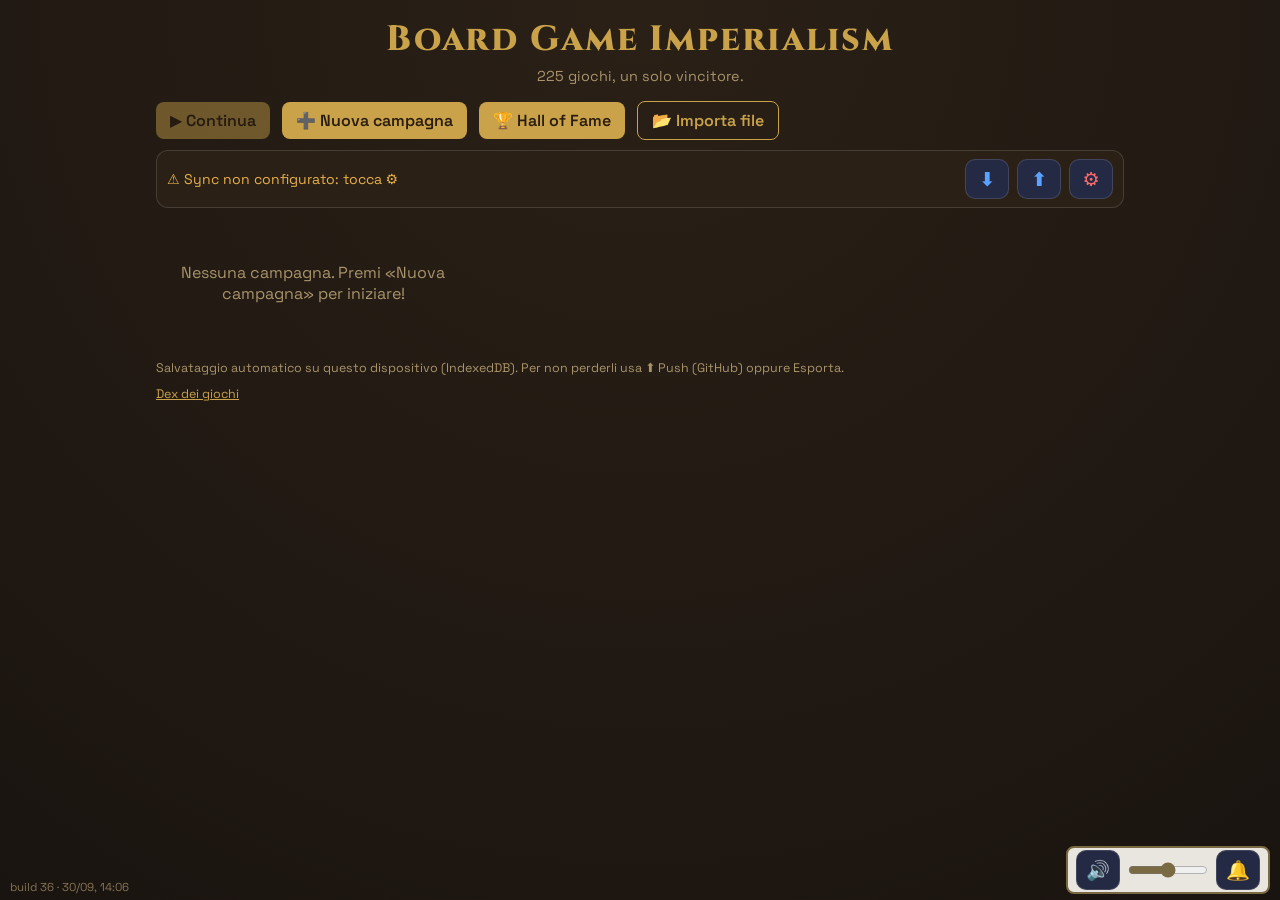
<file: index.html>
<!doctype html>
<html lang="it">
<head>
<meta charset="utf-8">
<meta name="viewport" content="width=device-width,initial-scale=1">
<title>Board Game Imperialism</title>
<link rel="preconnect" href="https://fonts.googleapis.com">
<link href="https://fonts.googleapis.com/css2?family=Cinzel:wght@600;800&family=Space+Grotesk:wght@400;600&display=swap" rel="stylesheet">
<link href="https://fonts.googleapis.com/css2?family=Press+Start+2P&display=swap" rel="stylesheet">
<link rel="stylesheet" href="style.css">
<link rel="stylesheet" href="battle.css">
</head>
<body>

<!-- MENU PRINCIPALE -->
<div id="menu">
  <header>
    <h1>Board Game Imperialism</h1>
    <p class="sub">225 giochi, un solo vincitore.</p>
  </header>
  <main>
    <section class="toolbar">
      <button id="continueBtn" type="button">▶ Continua</button>
      <button id="newBtn" type="button">➕ Nuova campagna</button>
      <button id="hallBtn" type="button">🏆 Hall of Fame</button>
      <button id="importBtn" type="button" class="ghost">📂 Importa file</button>
      <input id="importFile" type="file" accept=".json,application/json" hidden>
    </section>
    <div class="syncbar">
      <span id="syncStatus" class="syncstatus"></span>
      <button id="pullBtn" type="button" class="iconbtn" title="Pull: scarica da GitHub">⬇</button>
      <button id="pushBtn" type="button" class="iconbtn" title="Push: carica su GitHub">⬆</button>
      <button id="syncCfgBtn" type="button" class="iconbtn" title="Impostazioni GitHub (token)">⚙</button>
    </div>
    <div id="campaigns" class="campaigns"></div>
    <p class="hint" id="storageNote"></p>
    <p class="hint"><a href="dex.html">Dex dei giochi</a></p>
  </main>
  <div id="buildTag" class="buildtag" title="Numero di build: aumenta a ogni aggiornamento"></div>
</div>

<!-- HALL OF FAME -->
<div id="hallView" hidden>
  <main>
    <section class="topbar">
      <button id="hallBack" type="button" class="ghost">☰ Menu</button>
      <h2 class="hall-title">🏆 Hall of Fame</h2>
      <span id="hallInfo" class="stats"></span>
    </section>
    <section class="hall-filters">
      <div class="seg" id="hallMode"><button type="button" data-m="games" class="on">Giochi</button><button type="button" data-m="types">Tipi</button></div>
      <input id="hallSearch" type="search" placeholder="Cerca un gioco…" autocomplete="off">
      <select id="hallType"><option value="">Tutti i tipi</option></select>
      <label class="speed">Almeno <input id="hallMin" type="number" min="0" value="1"> lotte</label>
    </section>
    <div id="hallPodium" class="podium"></div>
    <div id="hallRecords" class="records"></div>
    <div class="tablewrap"><table id="hallTable" class="hall"></table></div>
    <p class="hint" id="hallNote"></p>
  </main>
</div>

<!-- PARTITA -->
<div id="gameView" hidden>
  <main>
    <section class="topbar">
      <button id="menuBtn" type="button" class="ghost">☰ Menu</button>
      <button id="nameBtn" type="button" class="namebtn" title="Rinomina campagna"></button>
      <button id="saveBtn" type="button">💾 Salva</button>
      <button id="restartBtn" type="button" class="ghost">↺ Ricomincia</button>
      <span id="saveState" class="stats"></span>
    </section>
    <section class="toolbar">
      <button id="stepBtn" type="button">▶ Prossima sfida</button>
      <button id="playBtn" type="button" class="ghost">🔁 Auto</button>
      <button id="allBtn" type="button" class="ghost">⏩ Simula tutto</button>
      <label class="speed">Pausa tra sfide (auto)
        <select id="speedSel"><option value="3000">3 s</option><option value="1500">1,5 s</option><option value="700" selected>0,7 s</option><option value="10">Nessuna</option></select>
      </label>
      <label class="speed">Sorteggio
        <select id="modeSel"><option value="game" selected>Per gioco</option><option value="edge">Per confine</option></select>
      </label>
      <label class="speed"><input id="realBattle" type="checkbox" checked> Lotta vera</label>
      <label class="speed"><input id="drawAnim" type="checkbox" checked> Animazione sorteggio</label>
      <label class="speed"><input id="showBattles" type="checkbox" checked> Vedi le lotte</label>
      <label class="speed"><input id="fxAnim" type="checkbox" checked> Animazioni mosse</label>
      <label class="speed">Testo lotta
        <select id="battleMode"><option value="manual" selected>Manuale (clic)</option><option value="auto">Automatico</option></select>
      </label>
      <label class="speed">Velocità sorteggio
        <select id="drawSpeed"><option value="0.5">Lenta</option><option value="1" selected>Normale</option><option value="2">Veloce</option><option value="4">Turbo</option></select>
      </label>
      <label class="speed">Velocità lotta
        <select id="battleSpeed"><option value="1">Normale</option><option value="2" selected>Veloce</option><option value="4">Turbo</option></select>
      </label>
    </section>
    <div id="stats" class="stats"></div>
    <div id="hud" class="hud" hidden>
      <div id="hudMain" class="hudmain"></div>
      <div id="compass" class="compass"><span data-d="N">▲ N</span><span data-d="E">▶ E</span><span data-d="S">▼ S</span><span data-d="O">◀ O</span></div>
      <button id="hudSkip" type="button" class="small">⏭ Salta</button>
    </div>
    <div class="boardwrap"><div id="board" class="board"><div id="grid" class="grid" role="grid" aria-label="Mappa"></div><div id="covers" class="covers"></div>
      <svg id="arrow" class="arrowsvg" viewBox="0 0 15 15" preserveAspectRatio="none" hidden></svg>
    </div></div>
    <aside id="info" class="info">Tocca una casella per vedere il gioco.</aside>
    <section class="logwrap"><h2>Ultimo scontro</h2><ol id="battleLog" class="log battle"></ol></section>
    <section class="logwrap"><h2>Cronologia</h2><ol id="log" class="log"></ol></section>
  </main>
</div>

<div id="banner" class="banner" hidden>
  <img id="bannerImg" alt="">
  <div class="bbody">
    <div id="bannerLabel" class="blabel"></div>
    <div id="bannerName" class="bname2"></div>
    <div id="bannerType" class="btype"></div>
    <button id="bannerGo" type="button" class="bannergo" hidden>⚔ Inizia lotta</button>
  </div>
</div>

<script src="data/version.js"></script>
<script src="data/games.js"></script>
<script src="data/intoccabili.js"></script>
<script src="data/stats.js"></script>
<script src="data/bgg.js"></script>
<script src="data/types.js"></script>
<script src="data/moves.js"></script>
<script src="data/balance.js"></script>
<script src="engine.js"></script>
<script src="overrides.js"></script>
<script src="battle.js"></script>
<script src="stats.js"></script>
<script src="titles.js"></script>
<script src="hall.js"></script>
<script src="sfx.js"></script>
<script src="battle-fx.js"></script>
<script src="battle-ui.js"></script>
<script src="dialog.js"></script>
<script src="storage.js"></script>
<script src="sync.js"></script>
<script src="card.js"></script>
<script src="app.js"></script>
<script src="menu.js"></script>
<script src="music.js"></script>
</body>
</html>
</file>
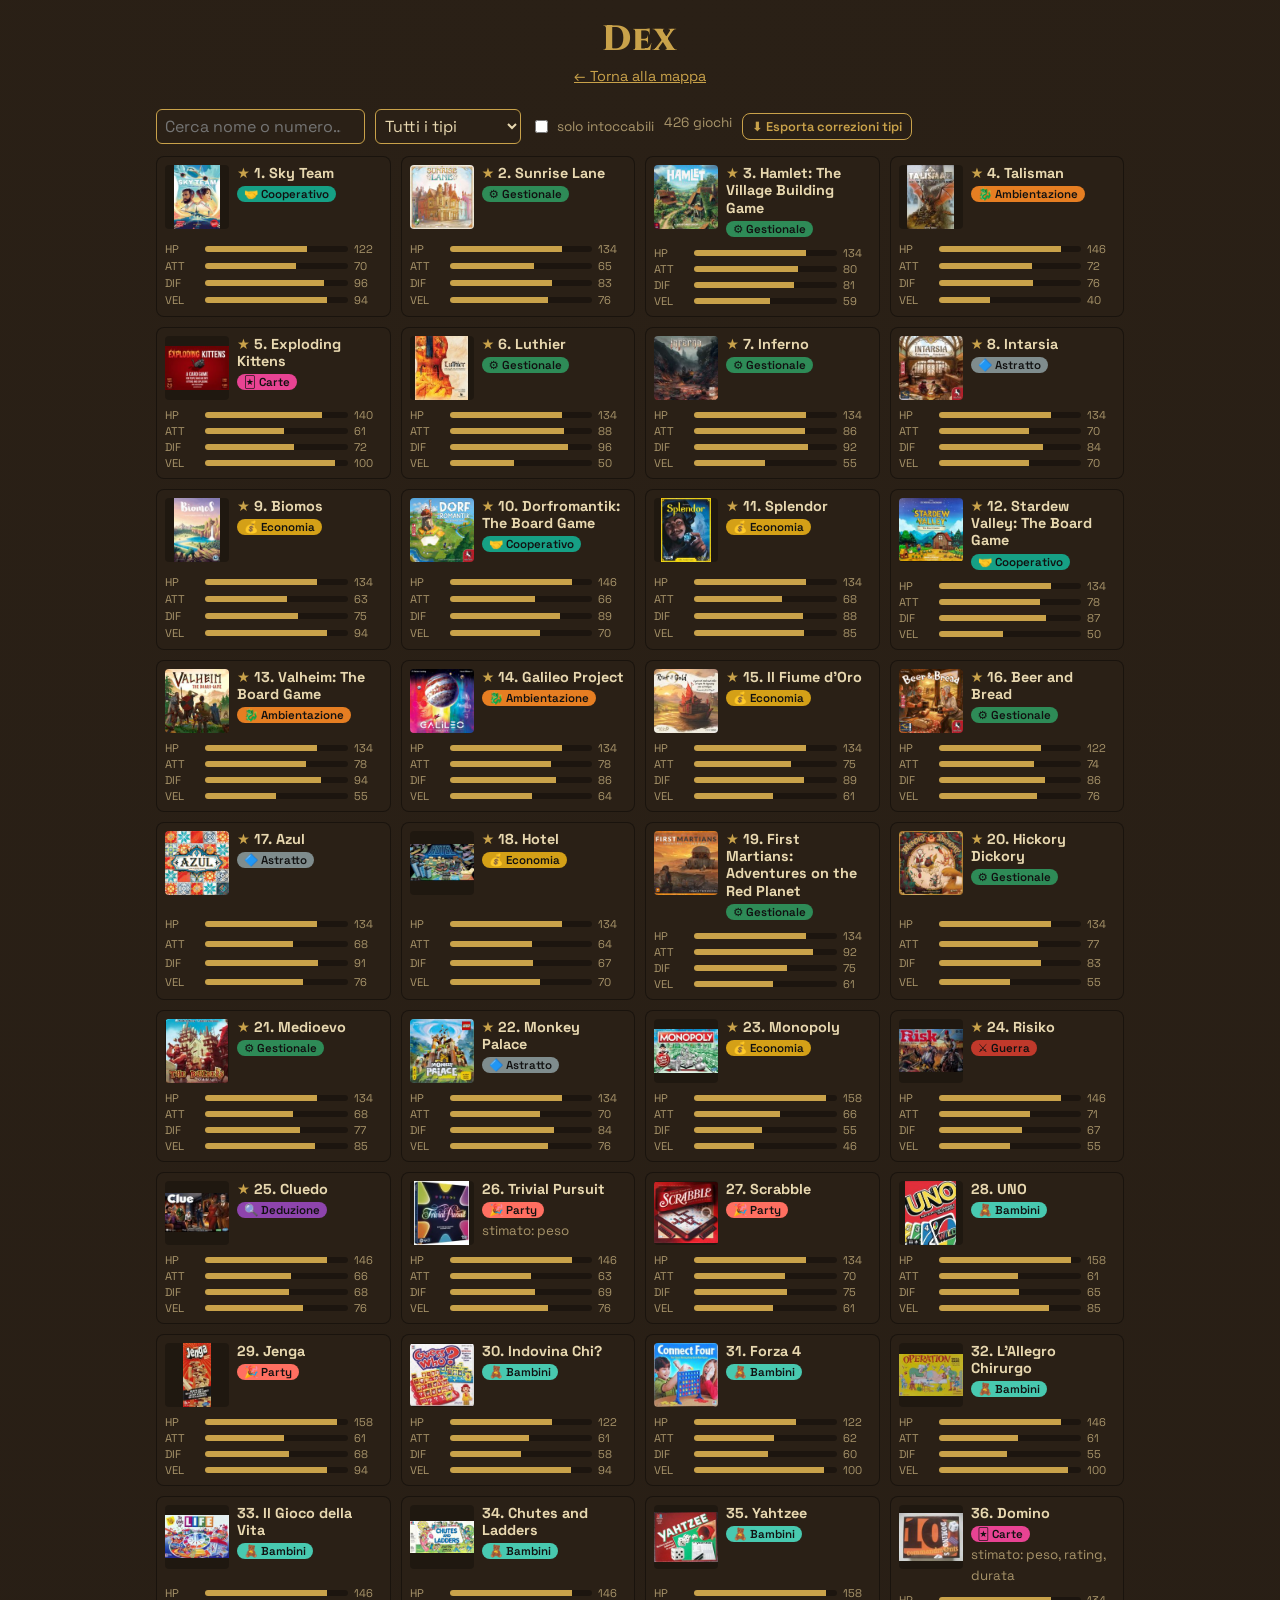
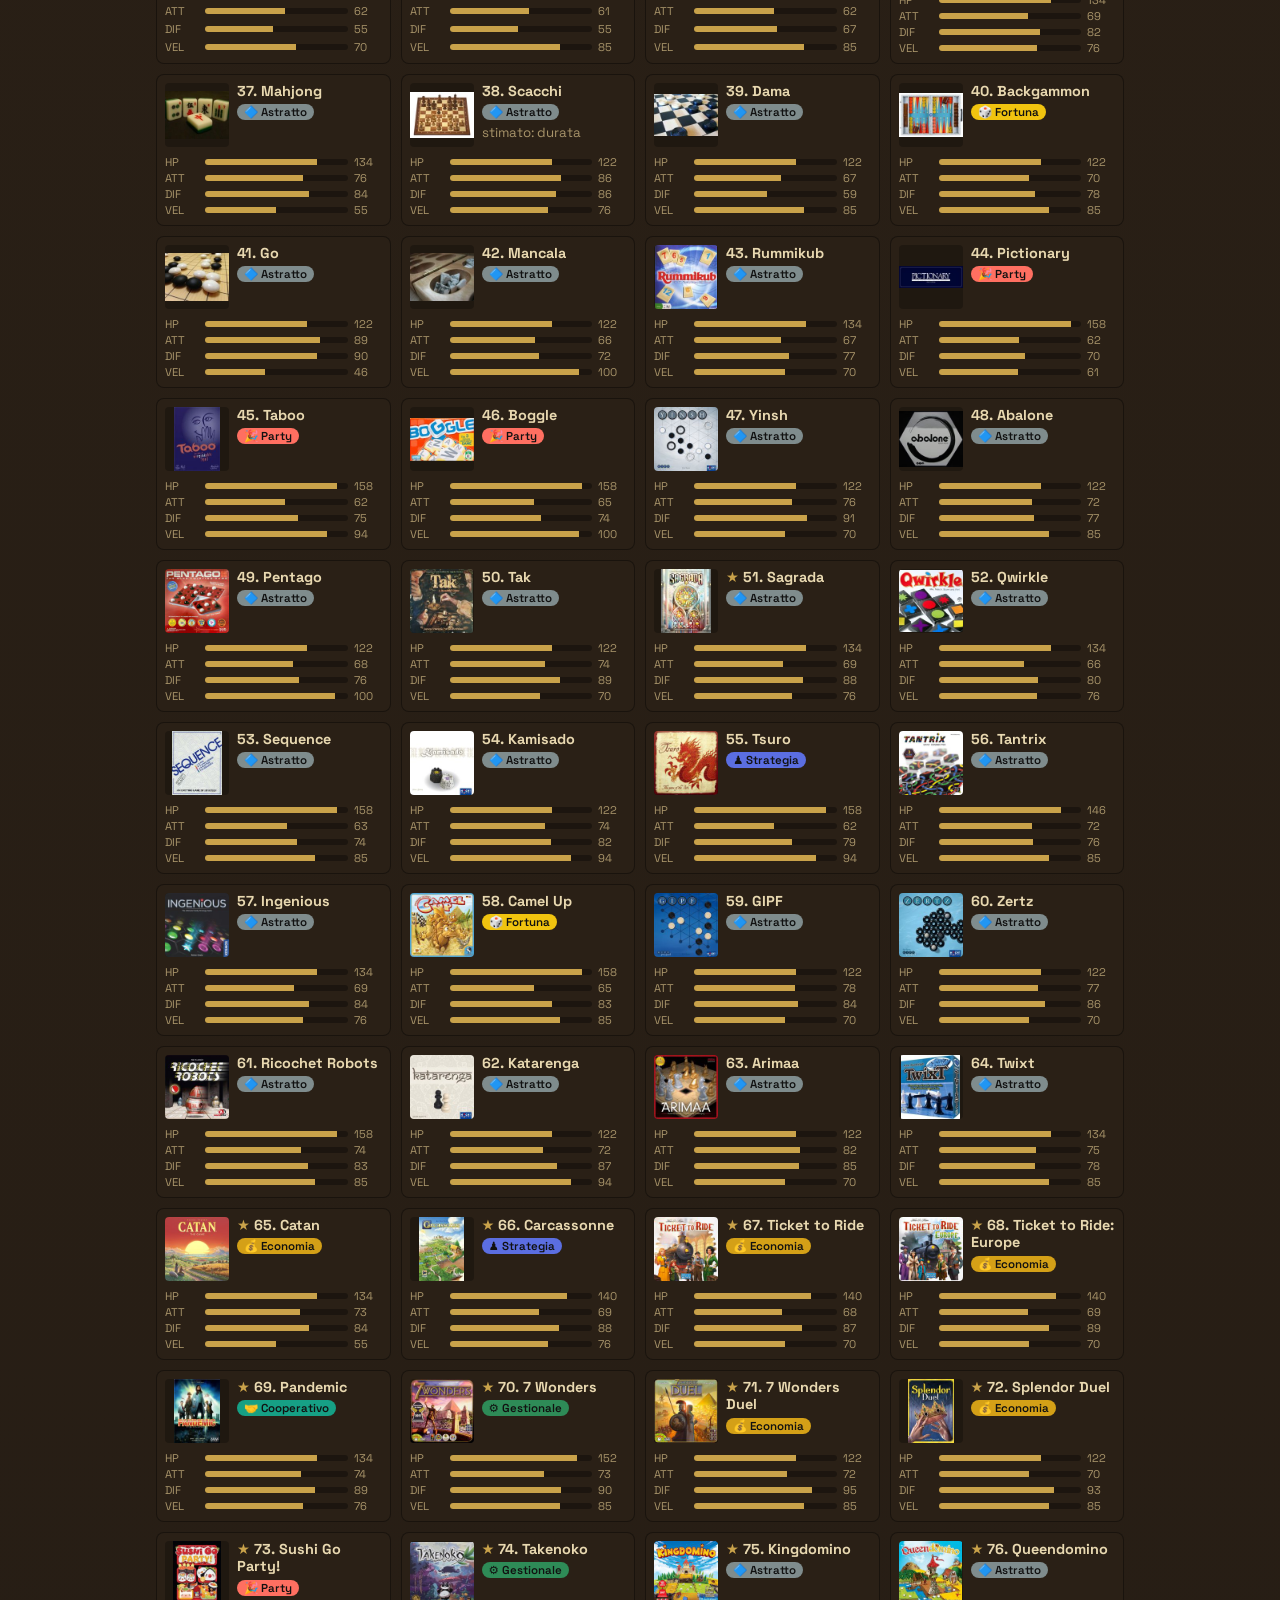
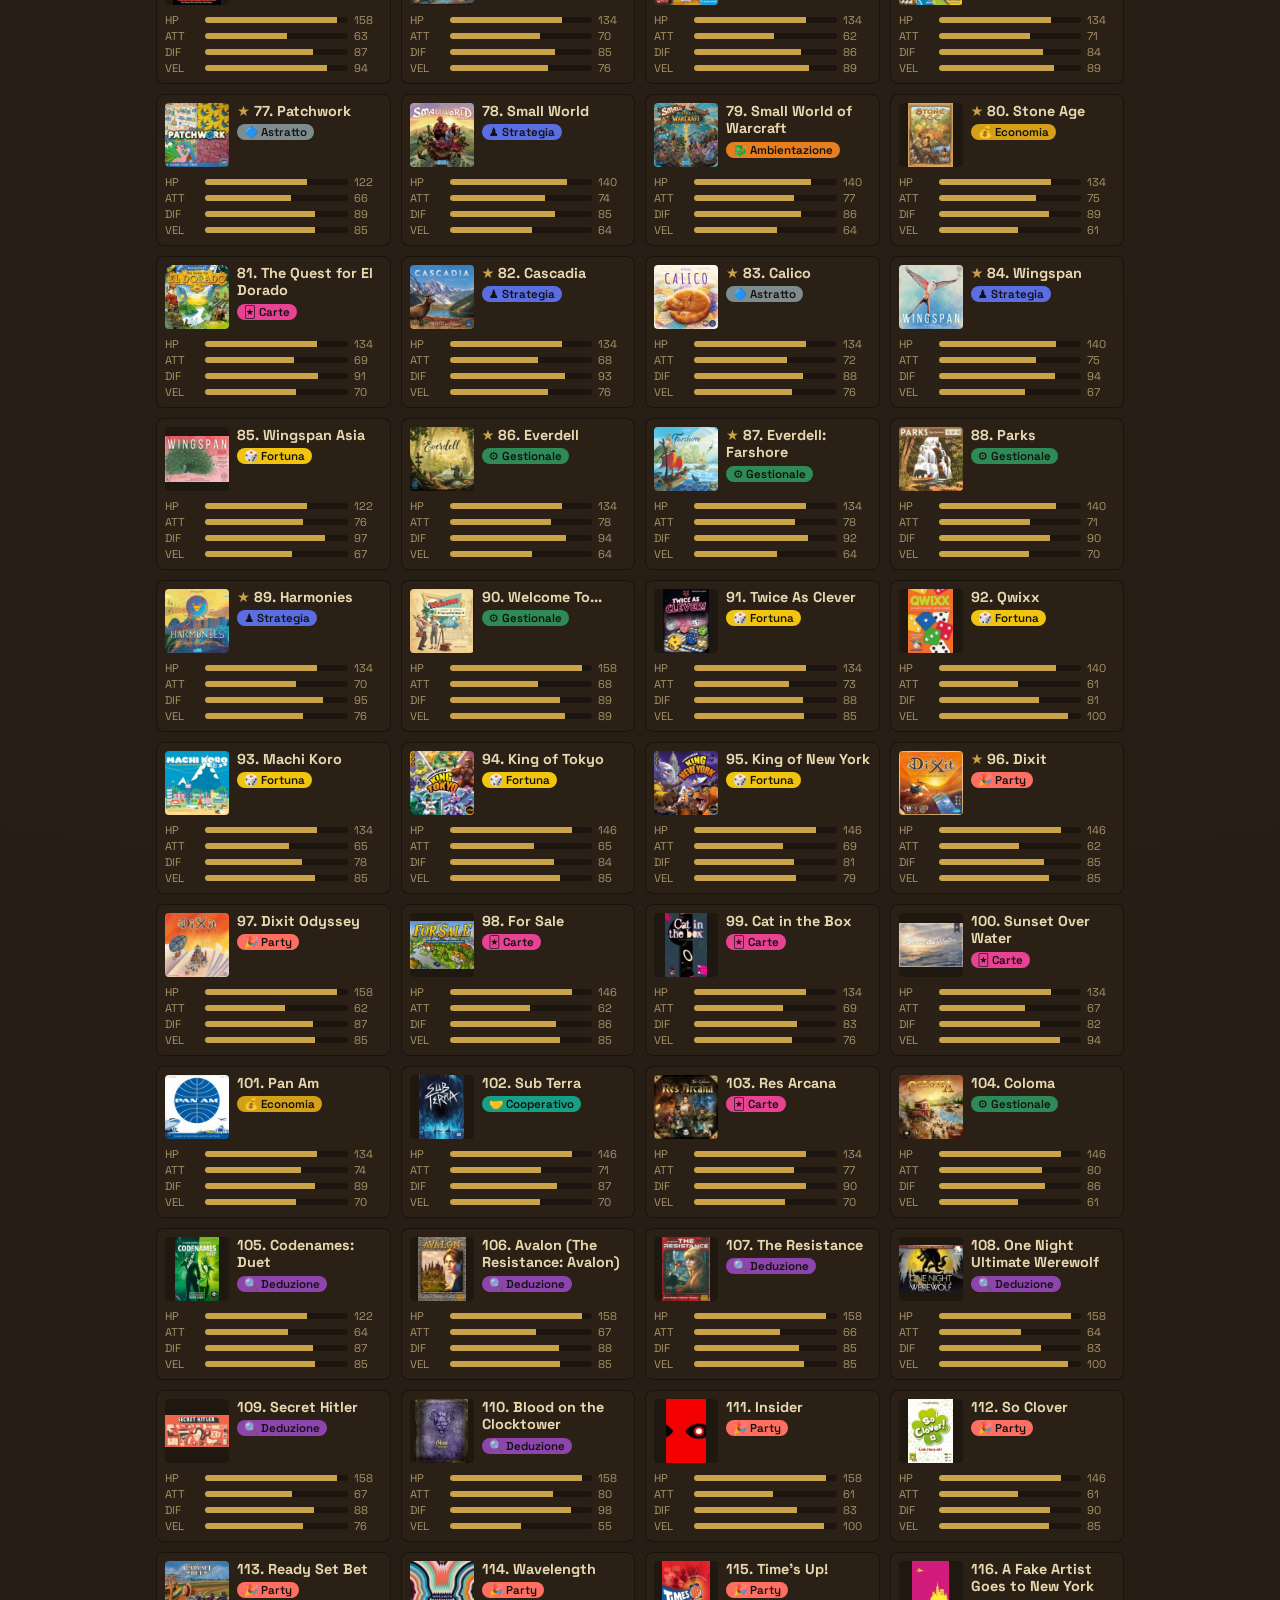
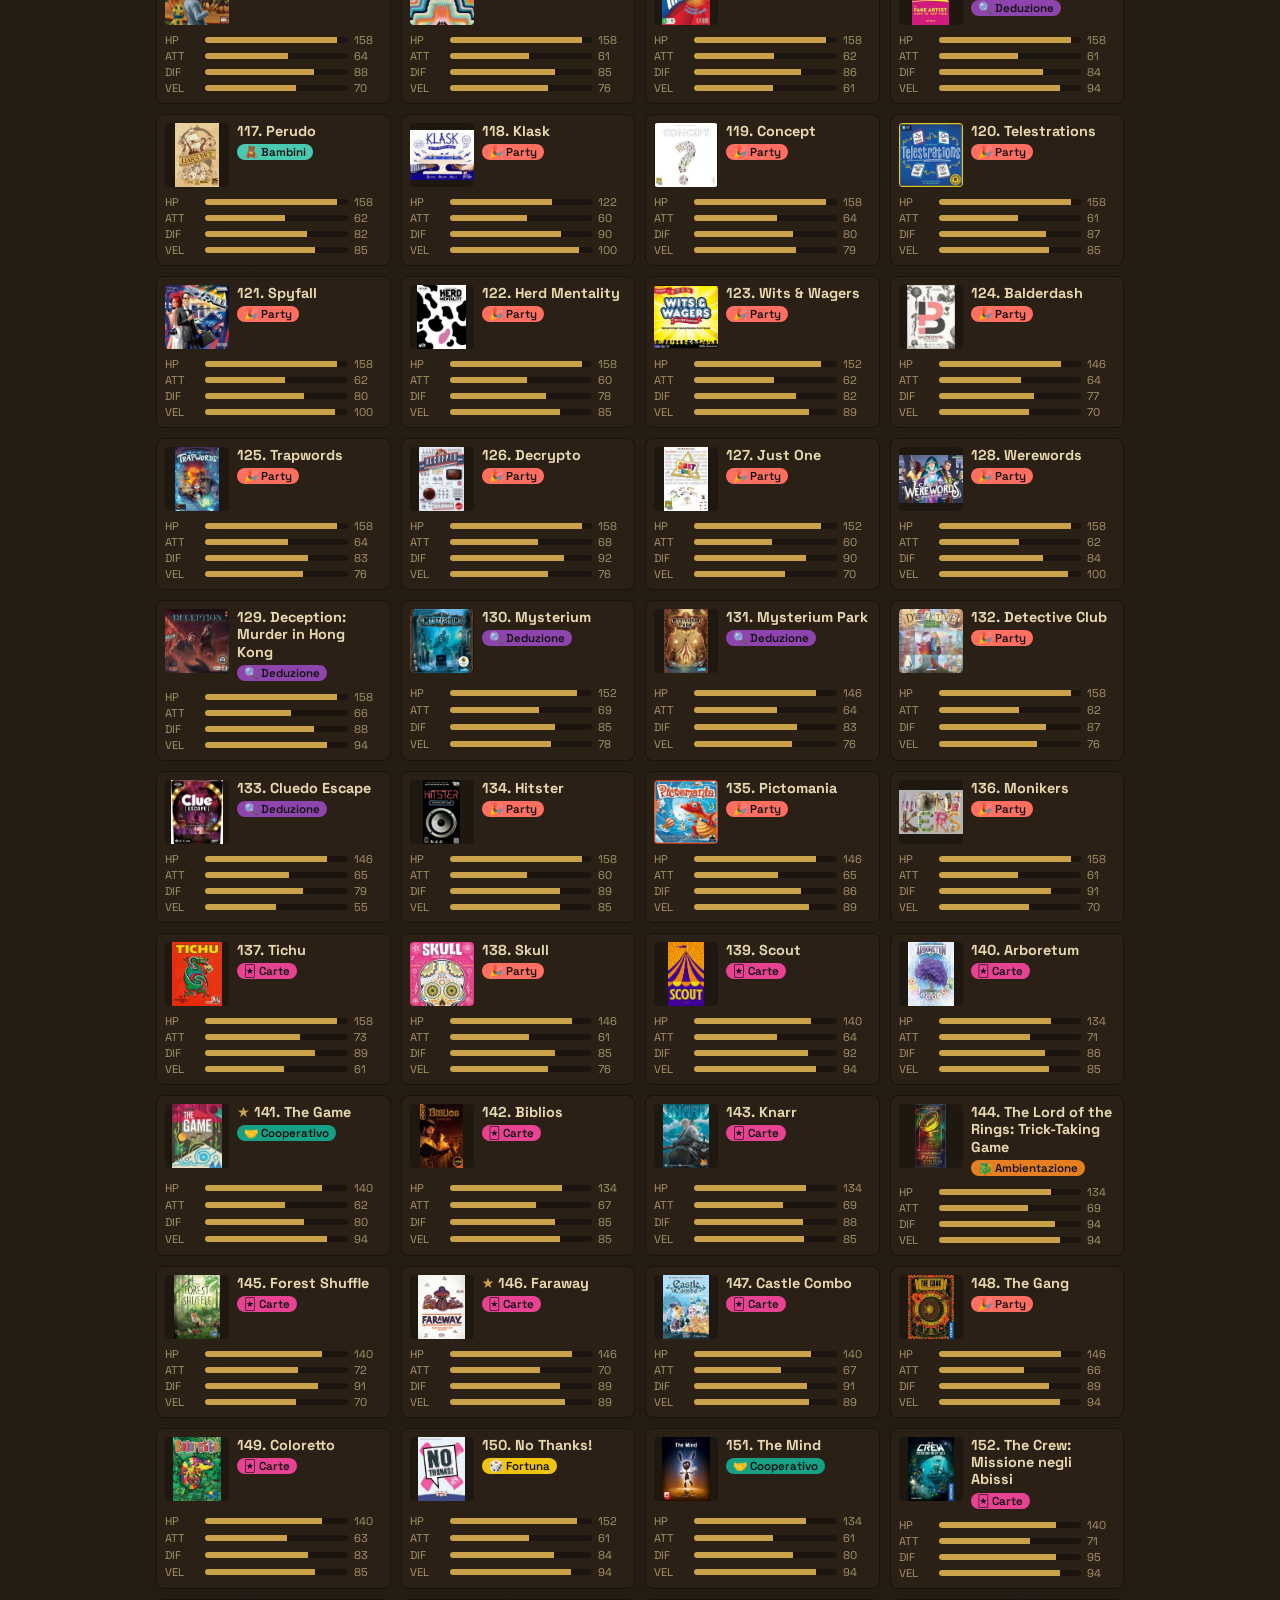
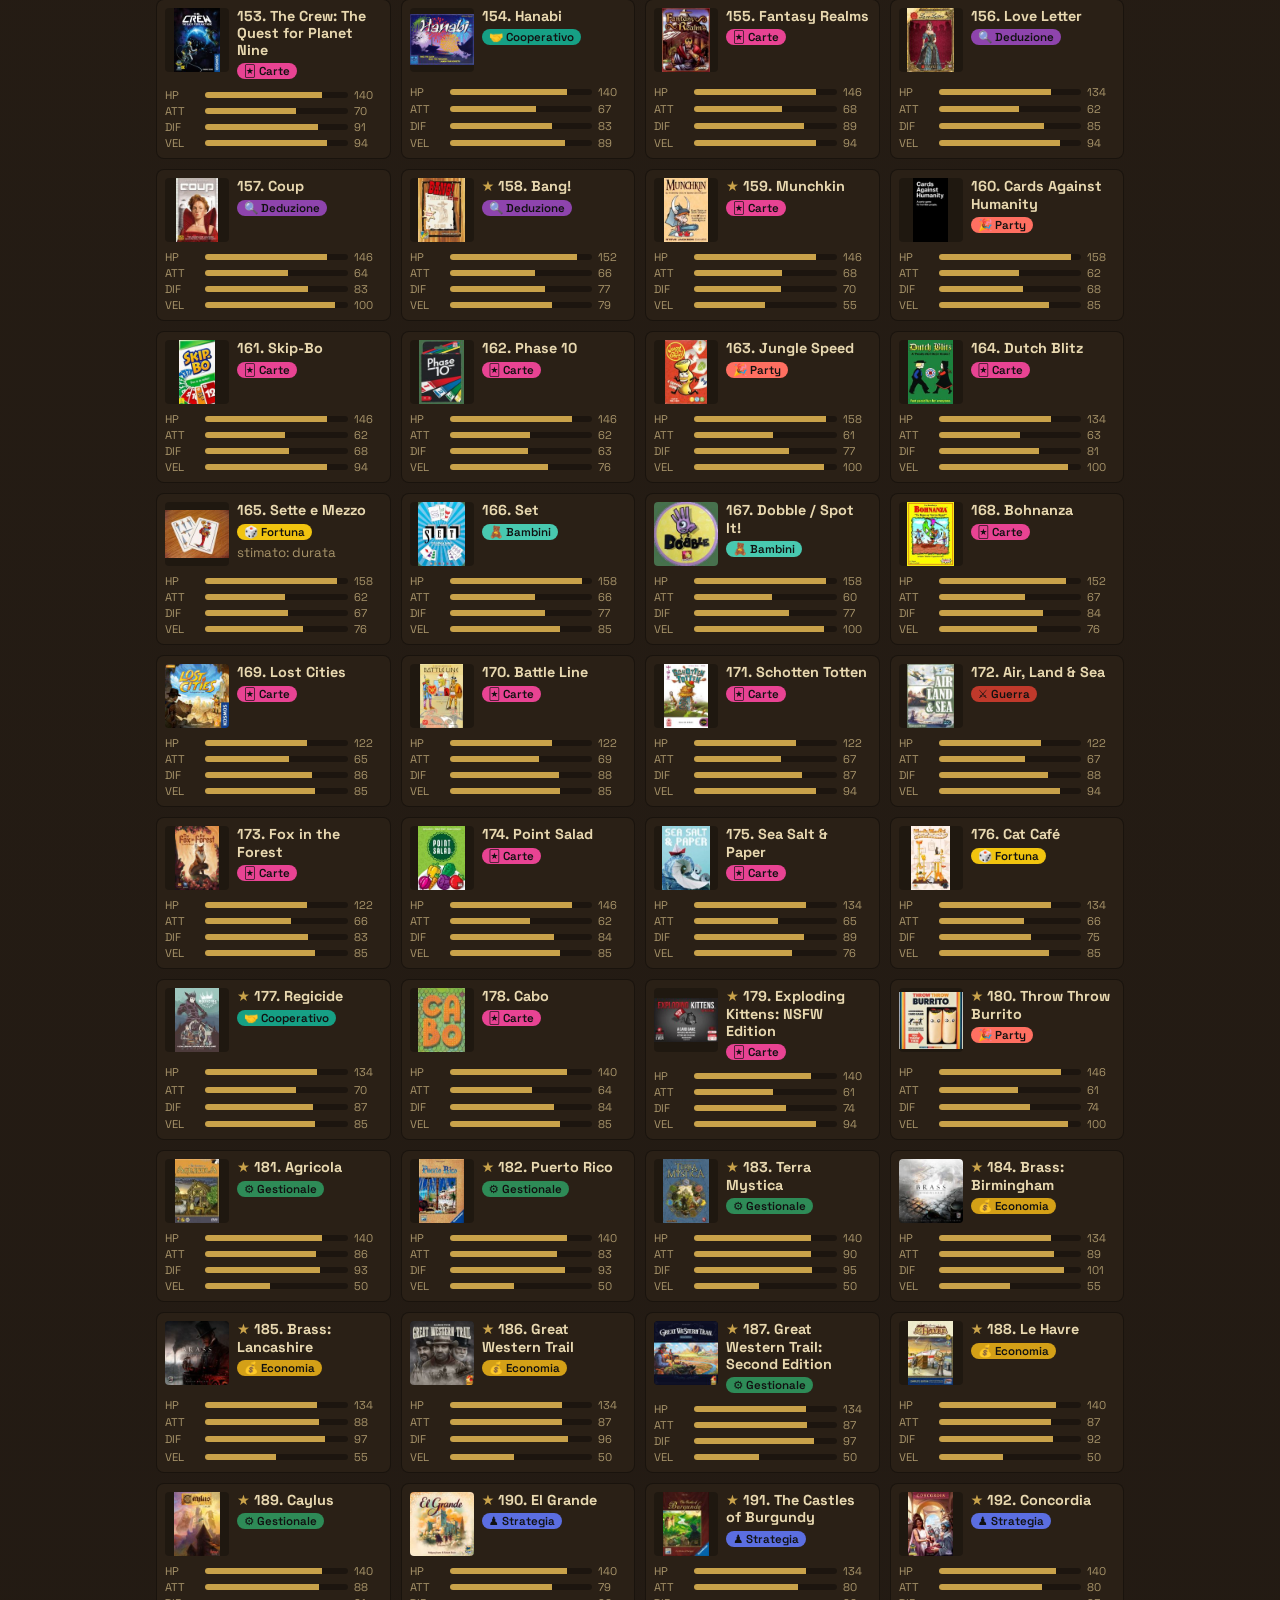
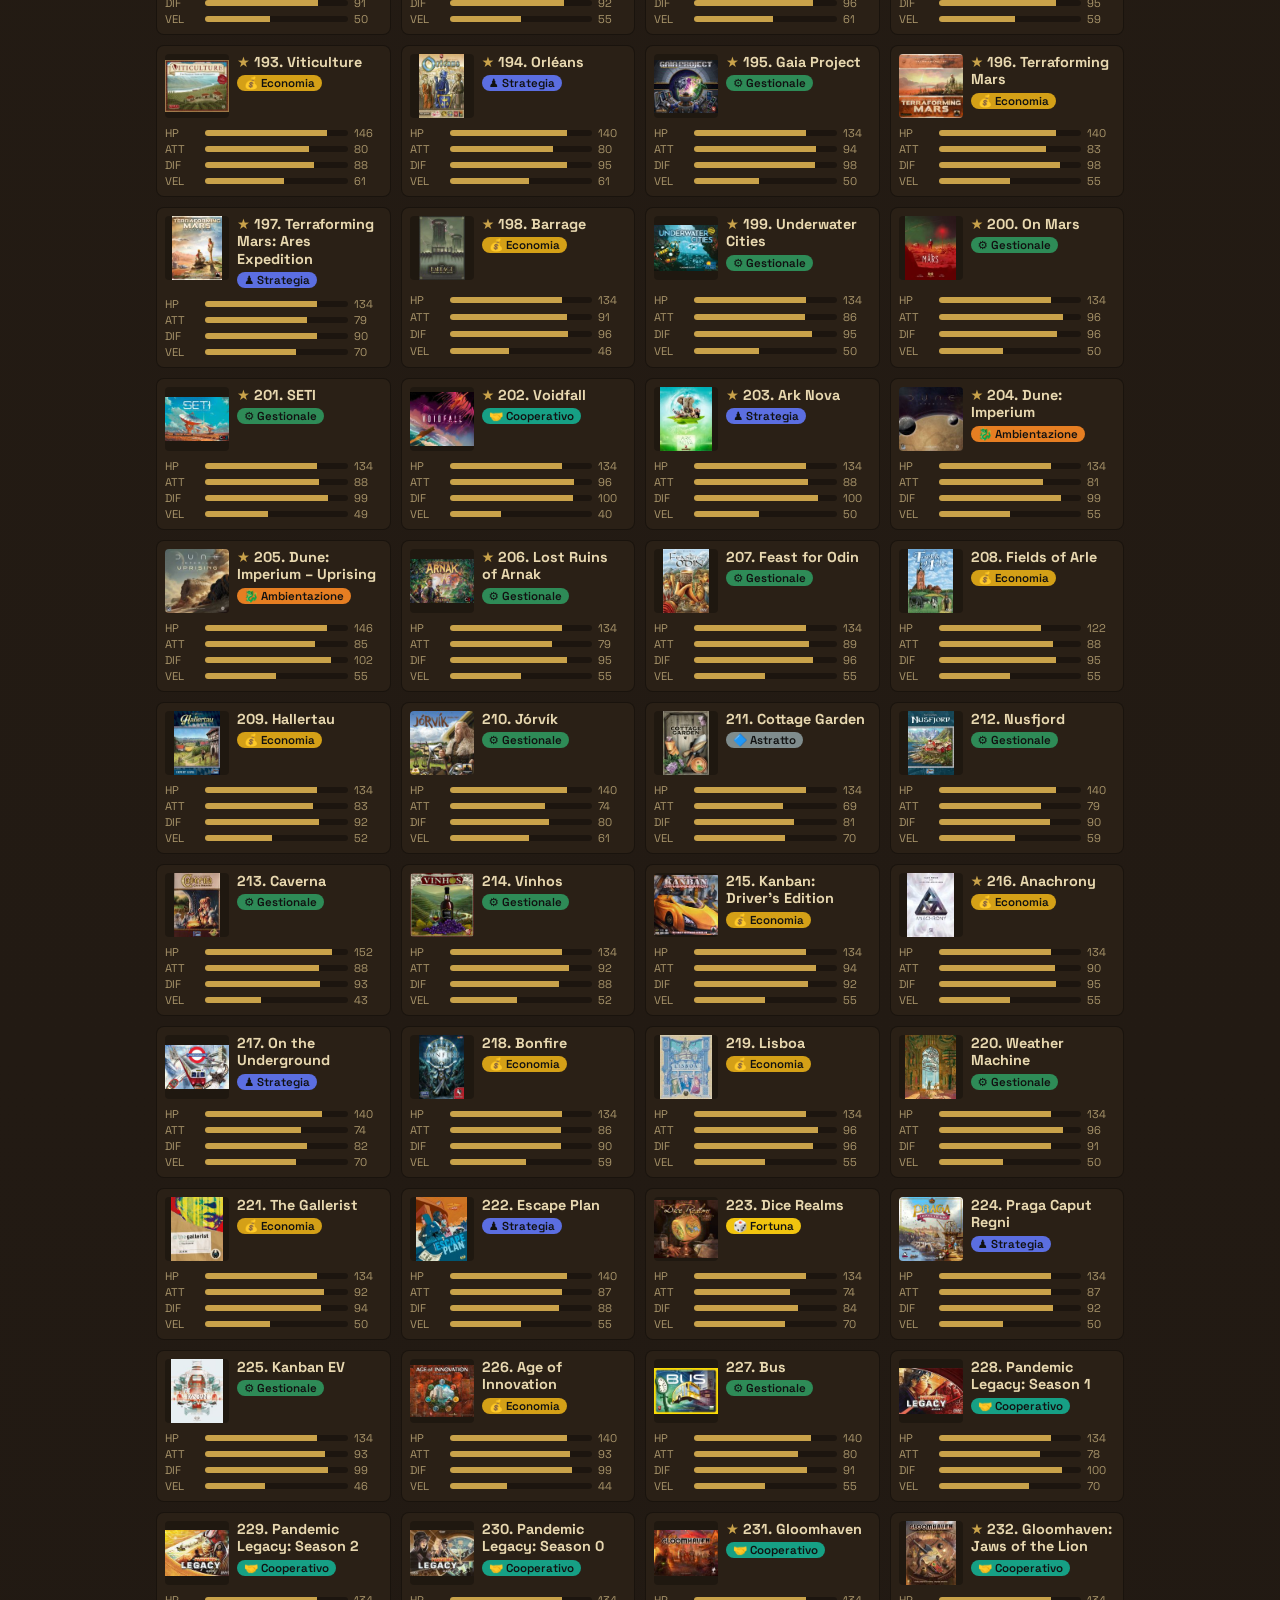
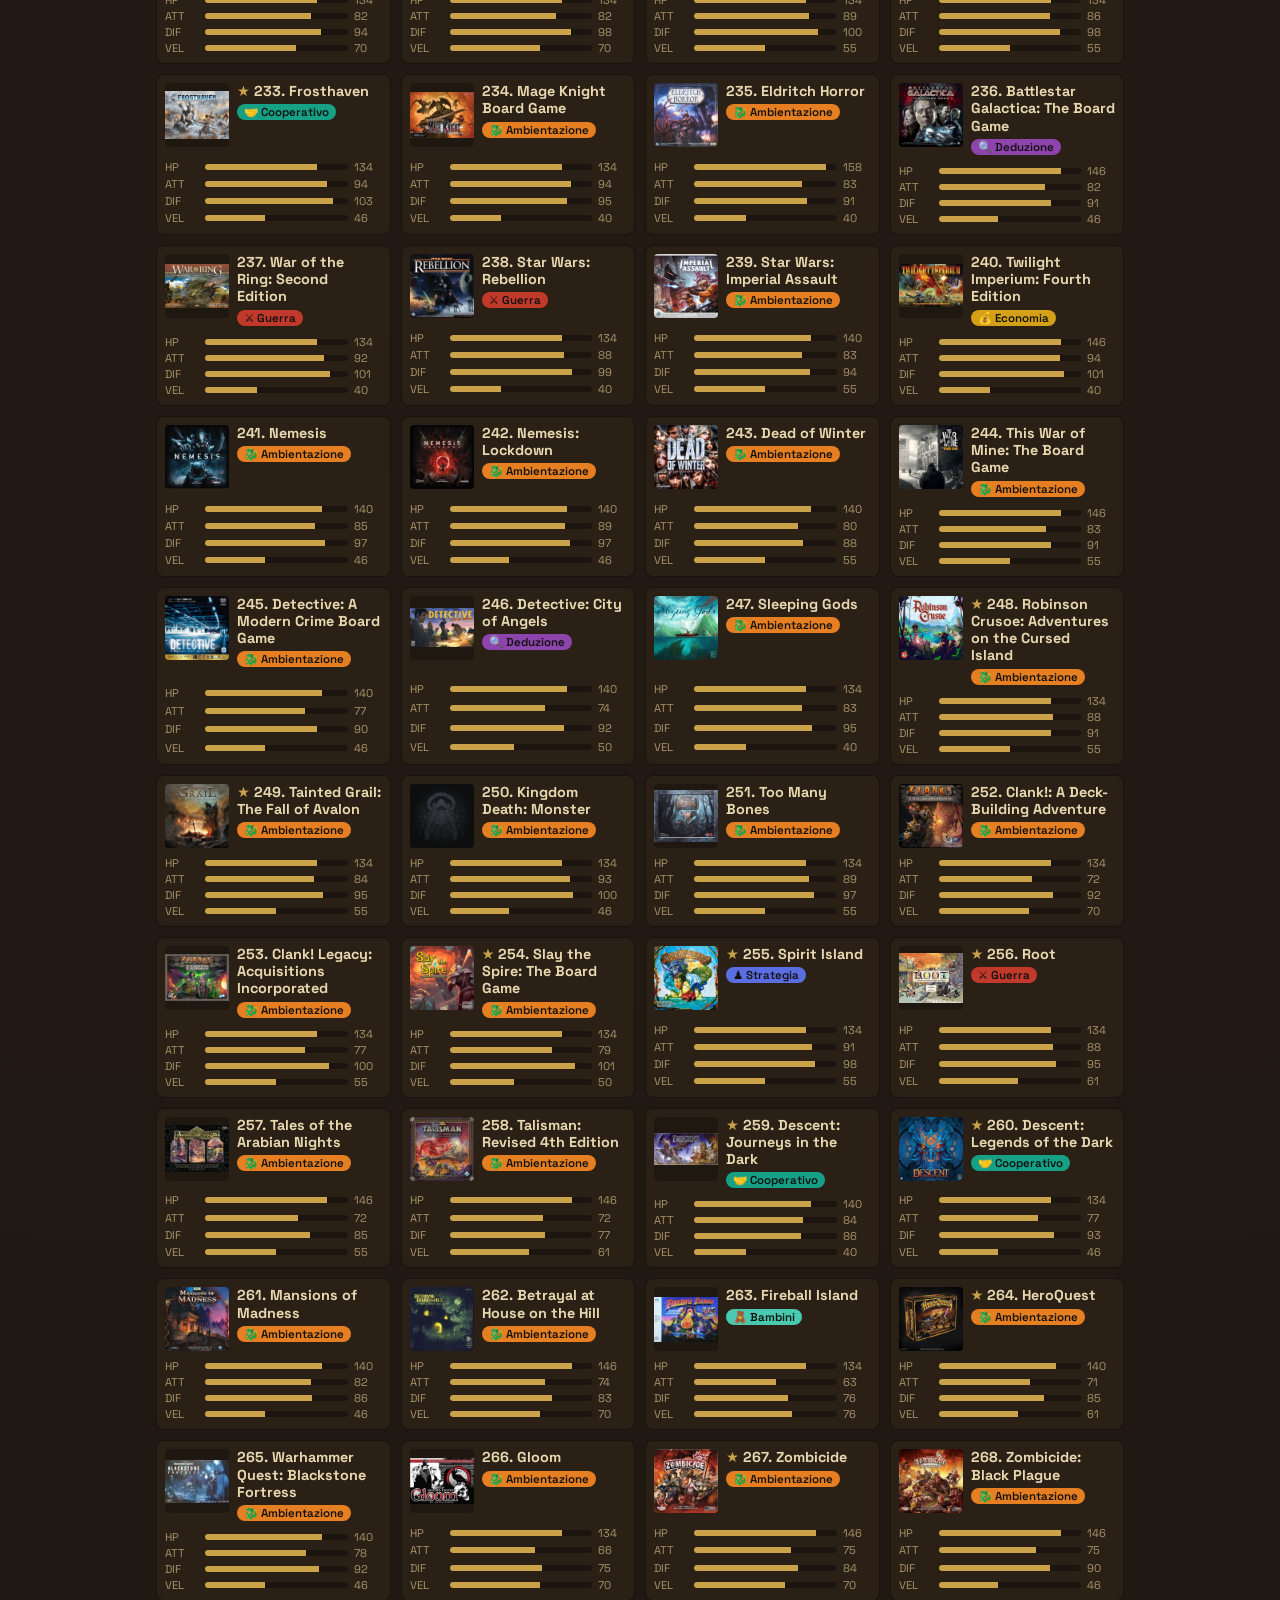
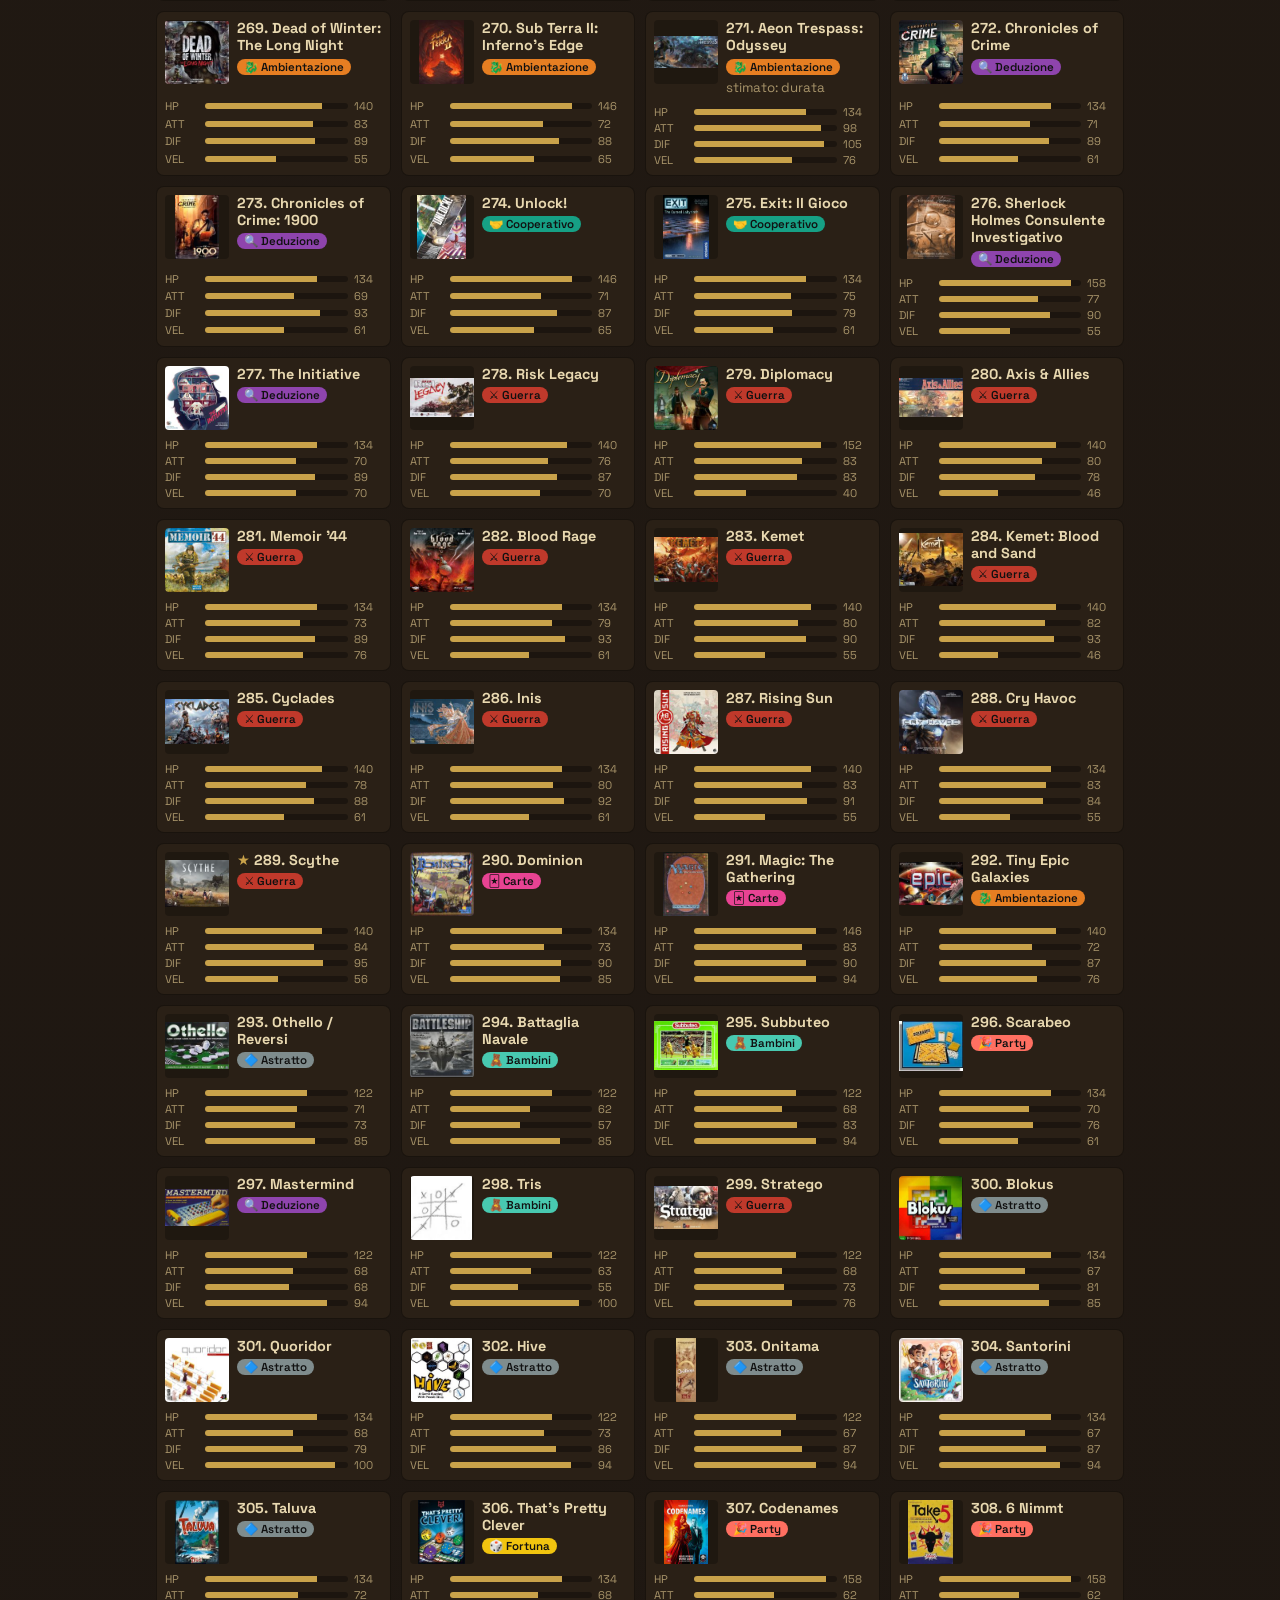
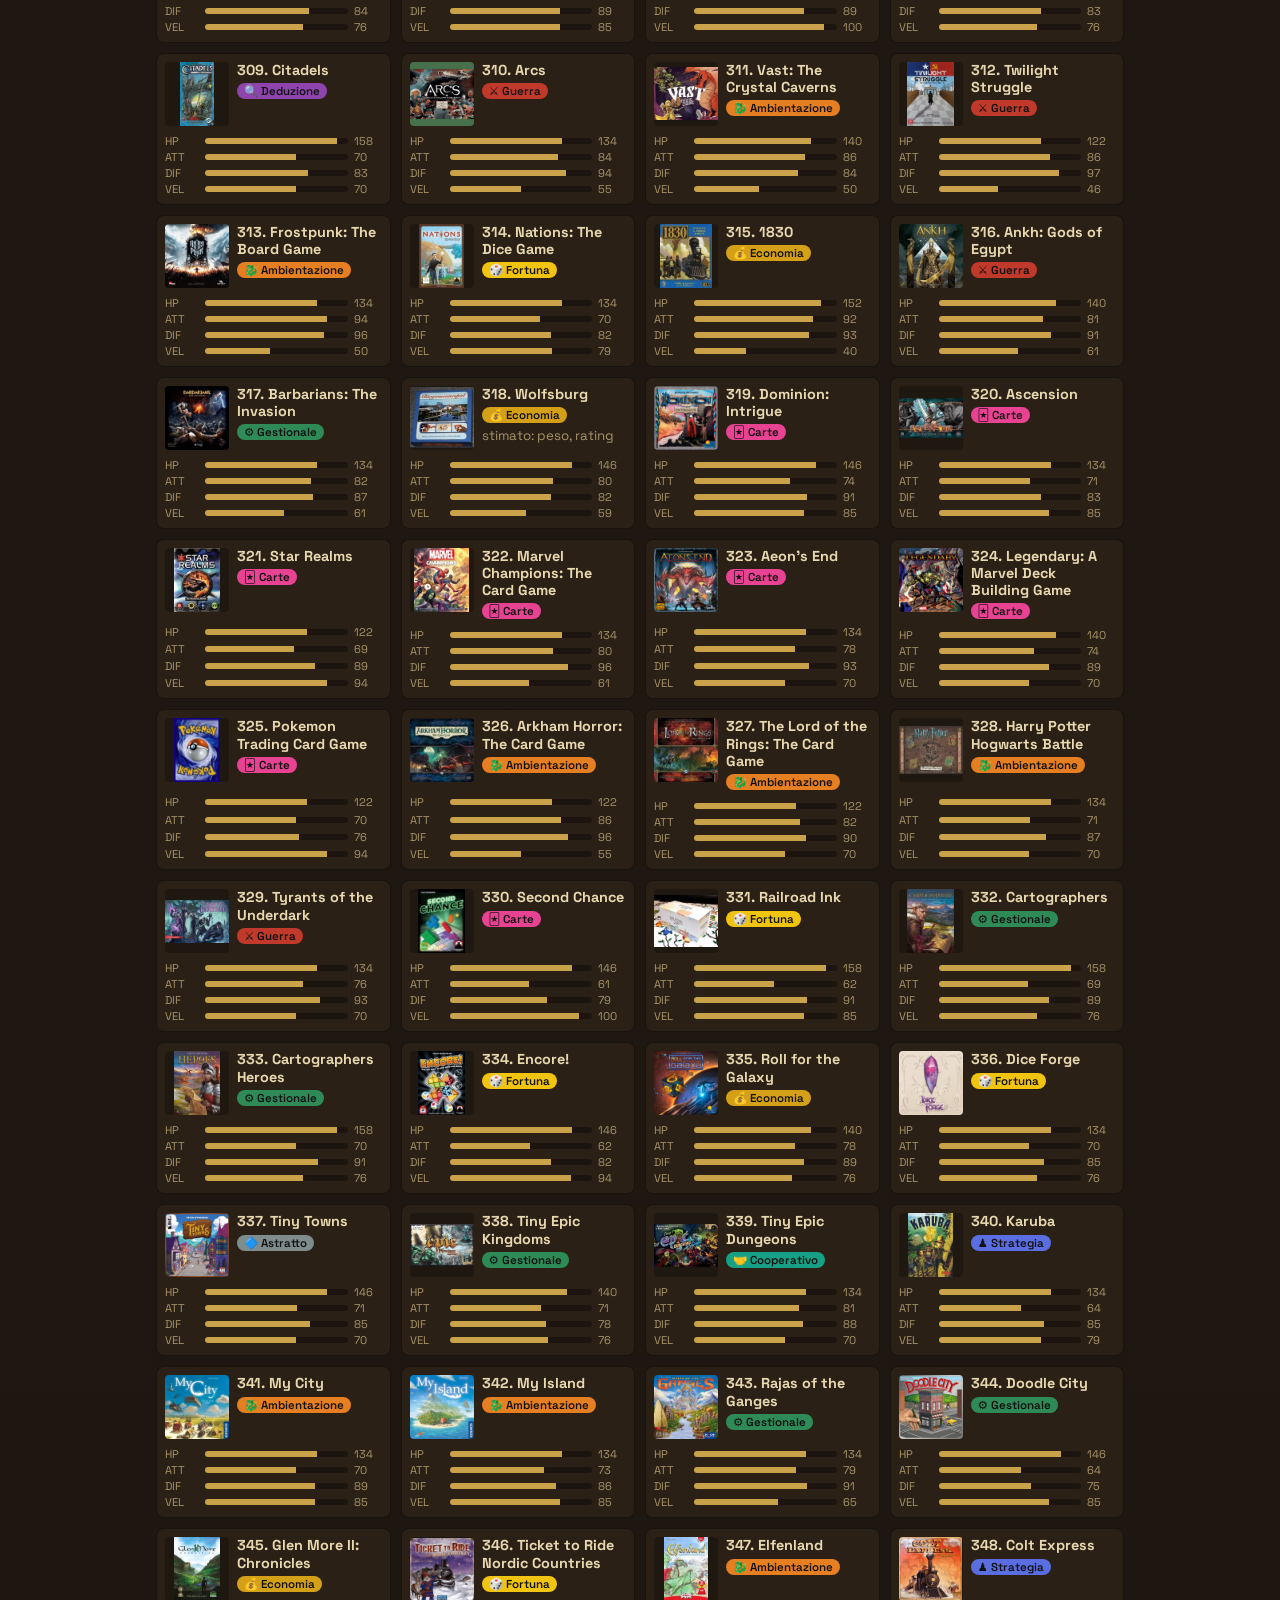
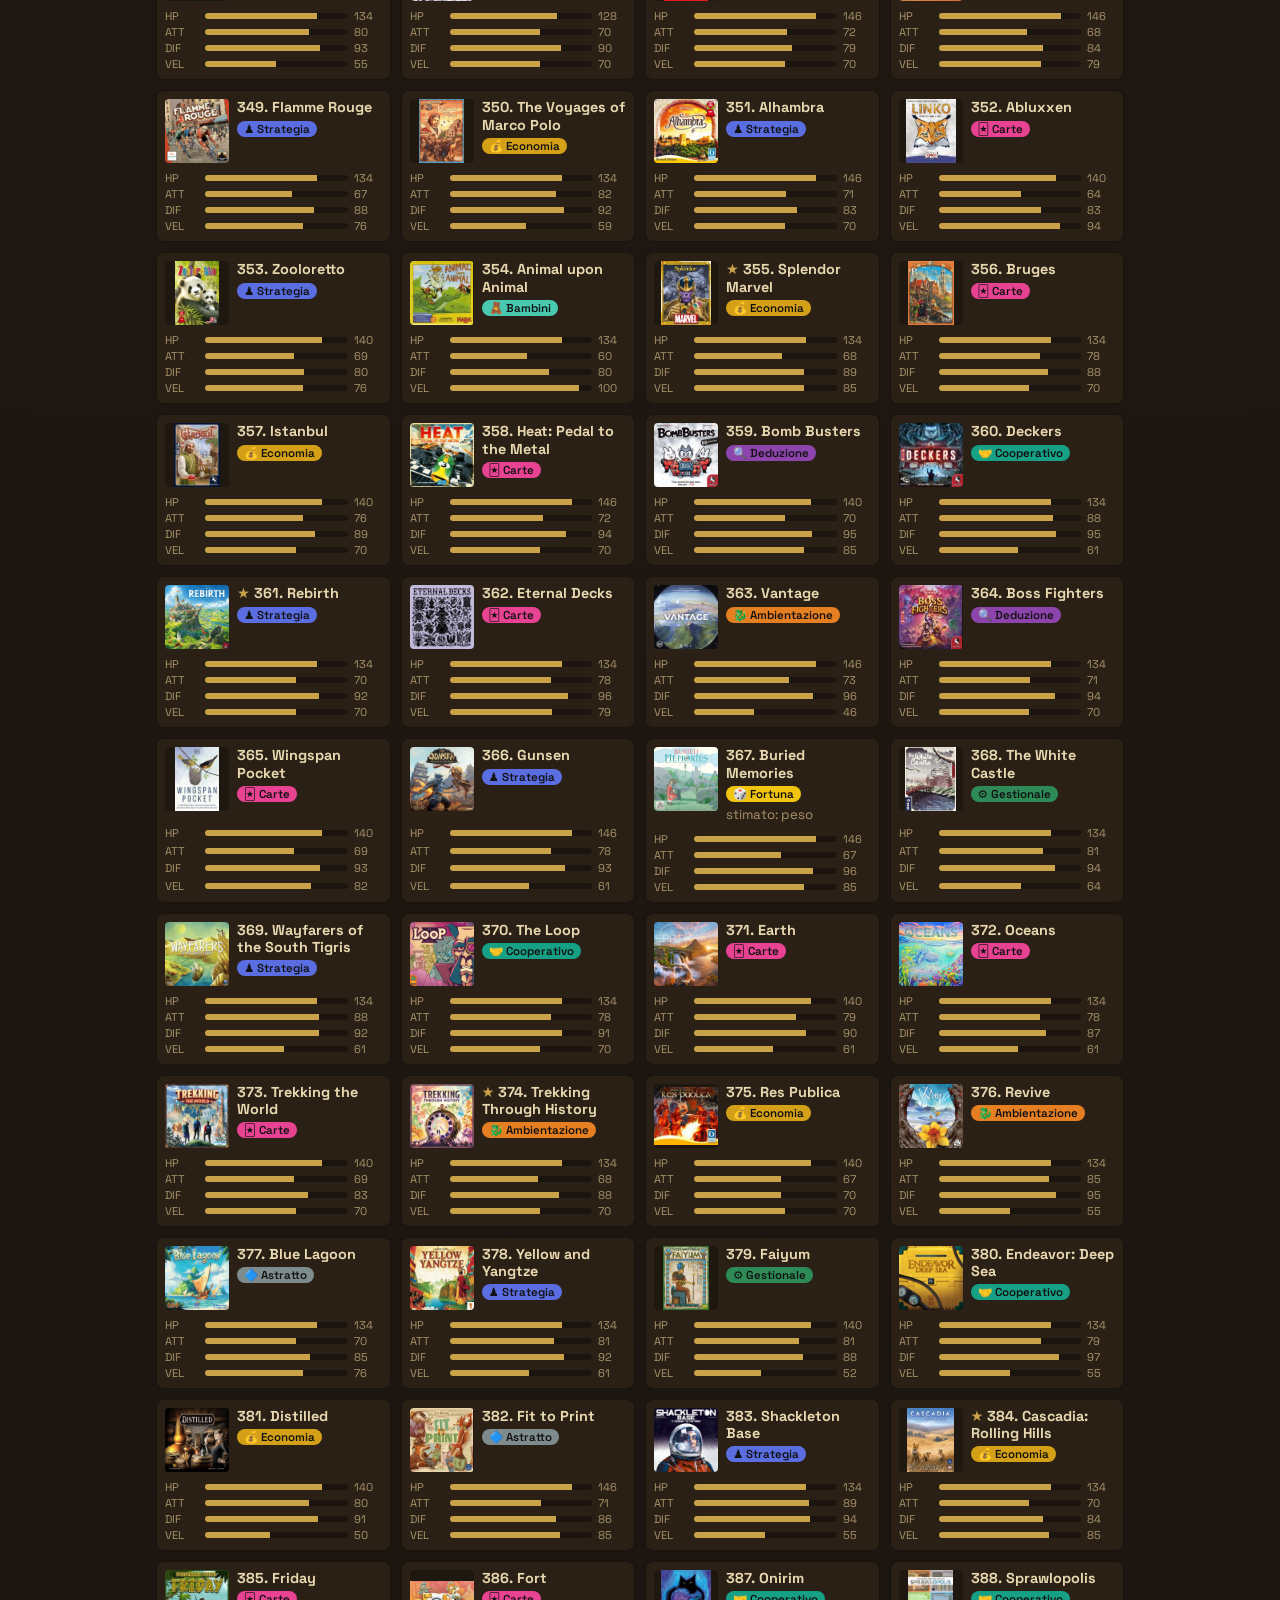
<file: dex.html>
<!doctype html>
<html lang="it">
<head>
<meta charset="utf-8">
<meta name="viewport" content="width=device-width,initial-scale=1">
<title>Board Game Imperialism – Dex</title>
<link href="https://fonts.googleapis.com/css2?family=Cinzel:wght@600;800&family=Space+Grotesk:wght@400;600&display=swap" rel="stylesheet">
<link rel="stylesheet" href="style.css">
<style>
.filters{display:flex;flex-wrap:wrap;gap:10px;align-items:center;margin:8px 0 12px}
input[type=search]{font:inherit;background:var(--panel);color:var(--parch);border:1px solid var(--gold);border-radius:6px;padding:6px 8px}
.cards{display:grid;grid-template-columns:repeat(auto-fill,minmax(230px,1fr));gap:10px}
.card{background:var(--panel);border:1px solid #0006;border-radius:8px;padding:8px;display:grid;grid-template-columns:64px 1fr;gap:8px}
.card img{width:64px;height:64px;object-fit:contain;background:#0004;border-radius:4px}
.card h3{margin:0;font-size:.9rem;line-height:1.2}
.card small{color:var(--muted)}
.badge{display:inline-block;padding:1px 7px;border-radius:10px;color:#111;font-weight:600;font-size:.72rem;margin-top:2px}
.bars{grid-column:1/3;display:grid;grid-template-columns:34px 1fr 28px;gap:2px 6px;font-size:.7rem;color:var(--muted);align-items:center}
.bar{height:6px;background:#0005;border-radius:3px;overflow:hidden}.bar i{display:block;height:100%;background:var(--gold)}
.pin{color:var(--gold)}
table.chart{border-collapse:collapse;font-size:.72rem;margin-top:8px}
table.chart td,table.chart th{border:1px solid #0006;padding:3px 5px;text-align:center}
td.w{background:#27ae6088}td.l{background:#c0392b88}
.scroll{overflow:auto}
</style>
</head>
<body>
<header><h1>Dex</h1><p class="sub"><a href="index.html" style="color:var(--gold)">← Torna alla mappa</a></p></header>
<main>
  <section class="filters">
    <input id="q" type="search" placeholder="Cerca nome o numero…">
    <select id="typeSel"></select>
    <label class="speed"><input id="pinOnly" type="checkbox"> solo intoccabili</label>
    <span id="count" class="stats"></span>
    <button id="exportOvr" type="button" class="ghost small">⬇ Esporta correzioni tipi</button>
  </section>
  <div id="cards" class="cards"></div>
  <section class="logwrap"><h2>Tabella dei tipi</h2>
    <p class="stats">Riga = attaccante. Verde = super efficace (×1.5), rosso = poco efficace (×0.67), vuoto = neutro.</p>
    <div class="scroll"><table id="chart" class="chart"></table></div>
  </section>
</main>
<script src="data/games.js"></script>
<script src="data/stats.js"></script>
<script src="data/bgg.js"></script>
<script src="data/moves.js"></script>
<script src="data/balance.js"></script>
<script src="data/types.js"></script>
<script src="data/intoccabili.js"></script>
<script src="overrides.js"></script>
<script src="battle.js"></script>
<script src="dialog.js"></script>
<script src="card.js"></script>
<script>
'use strict';
const $ = id => document.getElementById(id);
const tcol = Object.fromEntries(TYPES.map(t => [t.id, t]));
const keep = new Set();
for (const p of KEEP.split(',')) { const m = p.trim().match(/^(\d+)(?:-(\d+))?$/); if (m) for (let n = +m[1]; n <= +(m[2] || m[1]); n++) keep.add(n); }

$('typeSel').innerHTML = '<option value="">Tutti i tipi</option>' + TYPES.map(t => `<option>${t.id}</option>`).join('');
function bar(label, v, max) { return `<span>${label}</span><div class="bar"><i style="width:${Math.min(100, v / max * 100)}%"></i></div><span>${v}</span>`; }
function render() {
  const q = $('q').value.trim().toLowerCase(), ty = $('typeSel').value, po = $('pinOnly').checked;
  const list = GAMES.filter(g => (!q || g.name.toLowerCase().includes(q) || String(g.n) === q)
    && (!ty || STATS[g.id].t === ty) && (!po || keep.has(g.n)));
  $('count').textContent = list.length + ' giochi';
  $('cards').innerHTML = list.map(g => {
    const s = STATS[g.id], t = tcol[s.t];
    return `<div class="card" data-id="${g.id}" style="cursor:pointer"><img src="${g.cover}" alt="" loading="lazy"><div><h3>${keep.has(g.n) ? '<span class="pin">★</span> ' : ''}${g.n}. ${g.name}</h3>
      <span class="badge" style="background:${t.color}">${t.icon} ${s.t}</span>${TypeOverrides.isChanged(g.id) ? ' <small>✎ modificato</small>' : ''}${s.est ? `<br><small>stimato: ${s.est.join(', ')}</small>` : ''}</div>
      <div class="bars">${bar('HP', s.hp, 170)}${bar('ATT', s.atk, 110)}${bar('DIF', s.def, 115)}${bar('VEL', s.spd, 110)}</div></div>`;
  }).join('');
}
['q', 'typeSel', 'pinOnly'].forEach(id => $(id).addEventListener('input', render));
$('cards').addEventListener('click', e => { const c = e.target.closest('.card'); if (c) Card.show(c.dataset.id); });
window.addEventListener('typechange', render);
$('exportOvr').onclick = () => {
  if (!TypeOverrides.count()) { Dialog.toast('Nessuna correzione da esportare'); return; }
  const a = document.createElement('a');
  a.href = URL.createObjectURL(new Blob([JSON.stringify(TypeOverrides.export(), null, 1)], { type: 'application/json' }));
  a.download = 'type_overrides_export.json'; document.body.appendChild(a); a.click(); a.remove();
};
$('chart').innerHTML = '<tr><th></th>' + TYPES.map(t => `<th title="${t.id}">${t.icon}</th>`).join('') + '</tr>' +
  TYPES.map(a => `<tr><th title="${a.id}">${a.icon} ${a.id}</th>` + TYPES.map(d => {
    const m = typeMultiplier(a.id, d.id); return `<td class="${m > 1 ? 'w' : m < 1 ? 'l' : ''}">${m > 1 ? '×1.5' : m < 1 ? '×.67' : ''}</td>`;
  }).join('') + '</tr>').join('');
render();
</script>
</body>
</html>
</file>
<file: style.css>
:root{
  --bg:#1a1410; --panel:#2a2016; --parch:#e8d8b0; --ink:#2b1d0e; --gold:#c9a24a; --muted:#a8946a;
}
*{box-sizing:border-box}
body{margin:0;background:radial-gradient(circle at top,#2a2016,var(--bg));color:var(--parch);
  font-family:'Space Grotesk',system-ui,sans-serif;min-height:100vh}
header{text-align:center;padding:16px 16px 4px}
h1{font-family:'Cinzel',serif;font-weight:800;margin:0;color:var(--gold);letter-spacing:.05em;
  font-size:clamp(1.3rem,4vw,2.2rem)}
.sub{margin:4px 0 0;color:var(--muted);font-size:.9rem}
main{max-width:1000px;margin:0 auto;padding:12px 16px 32px}
.toolbar{display:flex;gap:12px;align-items:center;flex-wrap:wrap;margin-bottom:10px}
button{font:inherit;font-weight:600;background:var(--gold);color:var(--ink);border:0;border-radius:8px;
  padding:8px 14px;cursor:pointer}
button:hover{filter:brightness(1.1)}
.stats{color:var(--muted);font-size:.85rem;margin:0 0 8px}
.board{padding:4px;background:var(--panel);border:2px solid var(--gold);border-radius:6px}
.grid{display:grid;grid-template-columns:repeat(var(--n,15),1fr);aspect-ratio:1;container-type:inline-size}
.covers{position:absolute;inset:4px;pointer-events:none}
.board{position:relative;min-width:calc(var(--n,15) * 22px)}   /* mappe grandi: scorrimento orizzontale invece di caselle minuscole */
.boardwrap{overflow-x:auto;overflow-y:hidden;-webkit-overflow-scrolling:touch}
.cell{padding:0;border:0;border-radius:0;box-shadow:inset 0 0 0 1px rgba(0,0,0,.28);cursor:pointer;
  background-image:linear-gradient(rgba(255,255,255,.12),rgba(255,255,255,0))}
.cover{position:absolute;pointer-events:auto;padding:0;overflow:hidden;cursor:pointer;background:var(--c);
  border:3px solid var(--c);border-radius:4px;box-shadow:0 0 0 1px #000c,0 2px 6px #0008;
  container-type:inline-size;display:flex;flex-direction:column}
.cover img{flex:1;min-height:0;width:100%;object-fit:contain;display:block;background:rgba(0,0,0,.18)}
.cover span{flex:none;padding:1px 3px;line-height:1.15;background:rgba(0,0,0,.75);color:#fff;text-align:center;
  font-weight:600;font-size:clamp(5px,calc(100cqw / (5 + var(--s) * 2)),16px);
  display:-webkit-box;-webkit-line-clamp:2;-webkit-box-orient:vertical;overflow:hidden}
@container (max-width:38px){.cover span{display:none}}
.cover:hover,.cover.sel{outline:2px solid #fff;z-index:2}
.speed{color:var(--muted);font-size:.85rem;display:flex;gap:6px;align-items:center}
select{font:inherit;background:var(--panel);color:var(--parch);border:1px solid var(--gold);border-radius:6px;padding:5px}
button.ghost{background:transparent;color:var(--gold);border:1px solid var(--gold)}
button:disabled{opacity:.45;cursor:default}
.logwrap h2{font-family:'Cinzel',serif;color:var(--gold);font-size:1.1rem;margin:16px 0 6px}
.log{list-style:none;margin:0;padding:0;max-height:260px;overflow:auto;font-size:.82rem;
  background:var(--panel);border-radius:6px}
.log li{padding:4px 8px;border-left:4px solid var(--gold);border-bottom:1px solid #0004}
.info{margin-top:12px;padding:12px 14px;background:var(--parch);color:var(--ink);border-radius:8px;
  min-height:3em;font-weight:600}
.info .dot{display:inline-block;width:1em;height:1em;border-radius:50%;vertical-align:-.15em;margin-right:6px;border:1px solid #0006}
@media(max-width:600px){main{padding:8px}.board{gap:1px}}

.log.battle li{border-left-color:var(--muted);font-family:'Space Grotesk',monospace}

/* ---- menu e campagne ---- */
[hidden]{display:none !important}
.campaigns{display:grid;grid-template-columns:repeat(auto-fill,minmax(300px,1fr));gap:12px;margin-top:8px}
.camp{display:flex;gap:12px;background:var(--panel);border:1px solid var(--gold);border-radius:10px;padding:10px;cursor:pointer}
.camp:hover{filter:brightness(1.12)}
.thumb{width:90px;height:90px;flex:none;border:2px solid var(--gold);border-radius:4px;image-rendering:pixelated;align-self:flex-start}
.campinfo{min-width:0;flex:1}
.campinfo h3{margin:0 0 4px;font-family:'Cinzel',serif;color:var(--gold);font-size:1.05rem;overflow:hidden;text-overflow:ellipsis;white-space:nowrap}
.campmeta{font-size:.82rem}.campmeta.dim{color:var(--muted);font-size:.74rem}
.campbtns{display:flex;flex-wrap:wrap;gap:5px;margin-top:8px}
button.small{padding:4px 9px;font-size:.8rem}
button.danger,.dlg-btn.danger{border-color:#c0392b;color:#ff8a7a}
.dlg-btn.danger{background:#c0392b;color:#fff}
.empty{color:var(--muted);text-align:center;padding:30px 0}
.hint{color:var(--muted);font-size:.78rem;margin:10px 0 0}
.hint a{color:var(--gold)}
.topbar{display:flex;flex-wrap:wrap;gap:8px;align-items:center;margin:10px 0}
.namebtn{background:transparent;color:var(--parch);border:1px dashed var(--muted);font-family:'Cinzel',serif;max-width:60vw;overflow:hidden;text-overflow:ellipsis;white-space:nowrap}

/* ---- finestre di dialogo e avvisi ---- */
.dlg-back{position:fixed;inset:0;z-index:100;background:rgba(8,6,4,.78);display:flex;align-items:center;justify-content:center;padding:12px}
.dlg{background:var(--parch);color:var(--ink);border:3px solid var(--gold);border-radius:12px;box-shadow:0 0 0 3px #0008,0 10px 30px #000a;
  width:min(440px,100%);padding:16px 18px;max-height:92vh;overflow:auto}
.dlg h3{margin:0 0 8px;font-family:'Cinzel',serif}
.dlg-msg{margin:0 0 12px;line-height:1.4}
.dlg-field{display:block;margin-bottom:10px;font-weight:600;font-size:.85rem}
.dlg-field input{display:block;width:100%;margin-top:4px;font:inherit;padding:7px 9px;border:2px solid #7a6a44;border-radius:6px;background:#fffdf5;color:var(--ink)}
.dlg-field small{display:block;font-weight:400;color:#5b4a2a;margin-top:3px}
.dlg-btns{display:flex;flex-wrap:wrap;gap:8px;justify-content:flex-end}
.dlg-btn{background:#d8c592;color:var(--ink);border:2px solid #7a6a44}
.dlg-btn.primary{background:var(--gold);border-color:#7a5a10}
#toasts{position:fixed;left:50%;bottom:18px;transform:translateX(-50%);z-index:120;display:flex;flex-direction:column;gap:6px;align-items:center;pointer-events:none}
.toast{background:#111c;color:#fff;border:1px solid var(--gold);border-radius:8px;padding:8px 14px;font-size:.88rem}

/* ---- scheda del gioco ---- */
.cardwin{width:min(560px,100%)}
.chead{display:flex;gap:12px;align-items:flex-start;margin-bottom:8px}
.chead img{width:96px;height:96px;object-fit:contain;background:#0002;border:2px solid #7a6a44;border-radius:6px;flex:none}
.chead h3{margin:0 0 4px}
.cardwin .dim{color:#6b5a38;font-size:.8rem;margin-top:2px}
.cardwin .badge{display:inline-block;padding:2px 9px;border-radius:12px;color:#111;font-weight:600;font-size:.78rem;border:1px solid #0004}
.csec{border-top:1px solid #7a6a4455;padding-top:6px;margin-top:8px}
.csec h4{margin:0 0 4px;font-family:'Cinzel',serif;font-size:.95rem}
.cardwin .bars{display:grid;grid-template-columns:34px 1fr 30px;gap:3px 8px;font-size:.78rem;align-items:center}
.cardwin .bar{height:8px;background:#0003;border-radius:4px;overflow:hidden}.cardwin .bar i{display:block;height:100%;background:#a67c1a}
.moves{margin:0;padding-left:18px;font-size:.86rem;line-height:1.5}
.chips{display:flex;flex-wrap:wrap;gap:5px;margin:3px 0 6px}
.kv{display:grid;grid-template-columns:auto 1fr auto 1fr;gap:2px 10px;font-size:.84rem}
.cardwin .small{font-size:.8rem;margin-top:5px;display:block}
.cardwin a{color:#7a4a00}
.cardwin .dot{display:inline-block;width:.9em;height:.9em;border-radius:50%;vertical-align:-.1em;margin-right:4px;border:1px solid #0006}
.dlg-btns{margin-top:10px}

/* ---- sorteggio animato sulla mappa ---- */
.hud{display:flex;flex-wrap:wrap;align-items:center;justify-content:center;gap:8px 14px;min-height:58px;margin:8px 0;
  background:rgba(15,10,5,.92);border:2px solid var(--gold);border-radius:10px;padding:8px 14px;box-shadow:0 4px 18px #0008}
.hud[hidden]{display:flex !important;visibility:hidden}
.hudmain{font-weight:600;font-size:.95rem;color:var(--parch)}
.compass{display:none;gap:6px}
.compass.lit{display:flex}
.compass span{padding:4px 9px;border:2px solid #7a6a44;border-radius:6px;color:#a8946a;font-weight:600;font-size:.85rem}
.compass span.on{background:#ffe14d;color:#111;border-color:#fff}
.cover.pick{outline:4px solid #ffe14d;box-shadow:0 0 0 2px #000,0 0 22px 8px #ffe14d;z-index:4}
.cover.target{outline:4px solid #ff4d4d;box-shadow:0 0 0 2px #000,0 0 22px 8px #ff4d4d;z-index:4}
.arrowsvg{position:absolute;inset:4px;width:calc(100% - 8px);height:calc(100% - 8px);pointer-events:none;z-index:6;overflow:visible}
.arrowsvg[hidden]{display:none}
.arrowsvg .a-shadow{stroke:#000;fill:none}
.arrowsvg .a-main{stroke:#ffe14d;fill:none}
.arrowsvg .a-head{fill:#ffe14d;stroke:#000;stroke-width:.08;stroke-linejoin:round}

/* ---- scritta grande del sorteggio ---- */
.banner{position:fixed;left:50%;top:38%;transform:translate(-50%,-50%);z-index:90;width:min(94vw,680px);display:flex;align-items:center;gap:16px;
  background:rgba(12,8,4,.94);border:4px solid var(--c,#ffe14d);border-radius:16px;padding:14px 18px;box-shadow:0 0 0 3px #000,0 0 40px 10px var(--c,#ffe14d);cursor:pointer}
.banner[hidden]{display:none !important}
.banner img{width:clamp(70px,20vw,140px);height:clamp(70px,20vw,140px);object-fit:contain;background:#fff2;border:3px solid var(--c);border-radius:10px;flex:none}
.bbody{min-width:0;text-align:left}
.blabel{font-weight:600;letter-spacing:.14em;font-size:clamp(.9rem,3.6vw,1.4rem)}
.banner.atk .blabel{color:#ffe14d}.banner.def .blabel{color:#ff6b6b}
.bname2{font-family:'Cinzel',serif;font-weight:800;color:var(--parch);line-height:1.05;margin:4px 0;font-size:clamp(1.8rem,8.5vw,3.8rem);overflow-wrap:anywhere}
.btype{color:var(--muted);font-size:clamp(.9rem,3.4vw,1.3rem)}

.bannergo{margin-top:10px;font-size:clamp(1rem,4.4vw,1.5rem);padding:10px 22px;background:#ff4d4d;color:#fff;border:3px solid #fff}
.bannergo[hidden]{display:none}

/* ---- barra sync ---- */
.syncbar{display:flex;align-items:center;gap:8px;background:var(--panel);border:1px solid #ffffff22;border-radius:12px;padding:8px 10px;margin:6px 0 4px}
.syncstatus{flex:1;font-size:.88rem;color:#e8b04a}
.syncstatus.ok{color:#4ddc8a}
.iconbtn{background:#252a44;color:#5aa2ff;border:1px solid #ffffff22;border-radius:10px;width:44px;height:40px;font-size:1.2rem;padding:0}
.iconbtn:disabled{opacity:.4}
#syncCfgBtn{color:#ff6b6b}

.buildtag{position:fixed;left:10px;bottom:6px;font-size:.72rem;color:var(--muted);opacity:.75;pointer-events:none;z-index:5}

.dlg-field select{display:block;width:100%;margin-top:4px;font:inherit;padding:7px 9px;border:2px solid #7a6a44;border-radius:6px;background:#fffdf5;color:var(--ink)}
.dlg-live{color:#4a3a1a !important;font-weight:600 !important}

/* musica: pulsante muto + volume */
.musicbar{position:fixed;right:10px;bottom:6px;display:flex;align-items:center;gap:6px;z-index:60;background:rgba(255,253,245,.9);border:2px solid #7a6a44;border-radius:8px;padding:2px 8px}
.musicbar .iconbtn{padding:2px 6px}
.musicbar input{width:80px;accent-color:#7a6a44}

/* Hall of Fame */
.hall-title{margin:0;font-family:'Cinzel',serif;color:var(--gold);flex:1;text-align:center}
.hall-filters{display:flex;gap:10px;align-items:center;flex-wrap:wrap;margin:8px 0}
.hall-filters input[type=search],.hall-filters select,.hall-filters input[type=number]{font:inherit;padding:6px 9px;border:2px solid #7a6a44;border-radius:6px;background:#fffdf5;color:var(--ink)}
.hall-filters input[type=number]{width:64px}
.seg{display:inline-flex;border:2px solid #7a6a44;border-radius:8px;overflow:hidden}
.seg button{border:0;border-radius:0;background:#fffdf5;color:var(--ink);padding:6px 12px}
.seg button.on{background:#7a6a44;color:#fff}
.podium{display:flex;gap:8px;flex-wrap:wrap;margin:8px 0}
.podium .pod{flex:1 1 150px;display:flex;gap:8px;align-items:center;background:#fffdf5;color:var(--ink);border:2px solid #7a6a44;border-radius:8px;padding:6px}
.podium .pod img{width:44px;height:44px;object-fit:cover;border-radius:4px}
.podium .pod b{display:block;font-size:.85rem;line-height:1.15}
.podium .pod small{opacity:.75}
.records{display:grid;grid-template-columns:repeat(auto-fit,minmax(210px,1fr));gap:8px;margin:8px 0}
.records .rec{background:#fffdf5;color:var(--ink);border:2px dashed #7a6a44;border-radius:8px;padding:6px 10px;font-size:.85rem;line-height:1.3}
.records .rec b{display:block;color:#7a4a00}
.tablewrap{overflow:auto;max-height:70vh;border:2px solid #7a6a44;border-radius:8px;background:#fffdf5}
table.hall{border-collapse:collapse;width:100%;font-size:.82rem;color:var(--ink)}
table.hall th,table.hall td{padding:5px 8px;text-align:right;white-space:nowrap;border-bottom:1px solid #d8ccaa}
table.hall th{position:sticky;top:0;background:#7a6a44;color:#fff;cursor:pointer;user-select:none;z-index:2}
table.hall th.sorted{background:#4a3a1a}
table.hall td.name,table.hall th.name{text-align:left;position:sticky;left:0;background:#fffdf5;z-index:1;max-width:190px;overflow:hidden;text-overflow:ellipsis}
table.hall th.name{background:#7a6a44;z-index:3}
table.hall td.name img{width:22px;height:22px;object-fit:cover;border-radius:3px;vertical-align:middle;margin-right:6px}
table.hall tbody tr{cursor:pointer}
table.hall tbody tr:hover td{background:#f4ecd2}
table.hall tbody tr:hover td.name{background:#f4ecd2}
.dlg-msg{white-space:pre-line}

/* corona del campione in carica sopra la copertina */
.crown{position:absolute;transform:translate(-50%,-30%);font-size:calc(var(--s,2) * min(3.6vw, 20px) + 8px);line-height:1;pointer-events:none;z-index:3;filter:drop-shadow(0 1px 2px #000) drop-shadow(0 0 6px #ffd700);animation:crownbob 2.4s ease-in-out infinite}
@keyframes crownbob{50%{transform:translate(-50%,-38%)}}
</file>
<file: battle.css>
/* Schermata di lotta stile Game Boy Color. Animazioni: barra HP e effetti delle mosse (battle-fx.js, via JS). */
.bs{--hp-green:#38c030;--hp-orange:#f09020;--hp-red:#e02828;--ink:#181818;
  position:fixed;inset:0;z-index:50;background:rgba(10,8,6,.86);display:flex;align-items:center;justify-content:center;padding:8px}
.bs.hidden{display:none}
.gb{position:relative;container-type:inline-size;width:min(96vw,calc(92vh * 10 / 9),760px);aspect-ratio:10/9;
  background:linear-gradient(#f4f8e4 0 52%,#c8e0a0 52% 100%);border:.9cqw solid var(--ink);border-radius:1.6cqw;
  box-shadow:0 0 0 .6cqw #7a7a6a;font-family:'Press Start 2P','Courier New',monospace;color:var(--ink);overflow:hidden;image-rendering:pixelated}
.sprite{position:absolute;width:31cqw;aspect-ratio:1}
.sprite.s1{right:8cqw;top:6cqw}
.sprite.s0{left:8cqw;bottom:33cqw}
.plat{position:absolute;left:-4cqw;right:-4cqw;bottom:-2.5cqw;height:7cqw;border-radius:50%;opacity:.85;border:.5cqw solid var(--ink)}
.sprite img{position:relative;width:100%;height:100%;object-fit:contain;background:rgba(255,255,255,.55);border:.6cqw solid var(--ink);border-radius:.8cqw}
.box{position:absolute;width:47cqw;background:#fffbe8;border:.7cqw solid var(--ink);border-radius:1.2cqw;padding:1.2cqw 1.6cqw;box-shadow:.6cqw .6cqw 0 rgba(0,0,0,.25)}
.box.b1{left:3cqw;top:4cqw}
.box.b0{right:3cqw;bottom:32cqw}
.bname{display:flex;justify-content:space-between;align-items:center;gap:1cqw;font-size:2.1cqw;line-height:1.3}
.nm{overflow:hidden;text-overflow:ellipsis;white-space:nowrap;min-width:0}
.ty{flex:none;font-size:1.5cqw;padding:.4cqw .8cqw;border-radius:1cqw;color:#111;border:.2cqw solid var(--ink)}
.brow{display:flex;align-items:center;gap:1.2cqw;margin-top:1.1cqw}
.tag{flex:none;min-width:5.4cqw;font-size:1.5cqw;text-align:center;padding:.4cqw .6cqw;border-radius:.6cqw;visibility:hidden;color:#fff;border:.2cqw solid var(--ink)}
.tag.on{visibility:visible}
.tag.c-paralisi{background:#d8a800}.tag.c-sonno{background:#7a7a90}.tag.c-confusione{background:#c050b0}.tag.c-debito{background:#7a3ea0}.tag.c-sabotaggio{background:#b04030}
.hpw{flex:1;display:flex;align-items:center;gap:.8cqw;background:#404040;border-radius:1cqw;padding:.5cqw .9cqw}
.hplabel{color:#f8b030;font-size:1.6cqw}
.track{flex:1;height:1.7cqw;background:#e8e8d8;border-radius:.9cqw;overflow:hidden;border:.2cqw solid var(--ink)}
.fill{height:100%;width:100%;background:var(--hp-green)}
.hpnum{margin-top:.9cqw;font-size:1.8cqw;text-align:right}
.textbox{cursor:pointer;position:absolute;left:2cqw;right:2cqw;bottom:2cqw;height:27cqw;background:#fff;border:.8cqw solid var(--ink);border-radius:1.4cqw;
  box-shadow:inset 0 0 0 .6cqw #e8e8e8,inset 0 0 0 1cqw #48607a;padding:3cqw 4cqw}
.textbox p{margin:0;font-size:2.4cqw;line-height:1.7;overflow:hidden;white-space:pre-line}
.arrow{position:absolute;right:3.4cqw;bottom:2.2cqw;font-size:2.4cqw;visibility:hidden}
.arrow::before{content:'▼'}
.skipbtn{position:absolute;right:2cqw;top:1.2cqw;font:inherit;font-size:1.5cqw;background:#fffbe8;color:var(--ink);border:.3cqw solid var(--ink);border-radius:.8cqw;padding:.7cqw 1.1cqw;cursor:pointer}

.stopbtn{right:auto;left:2cqw}
.stopbtn[hidden]{display:none}

/* ---- effetti delle mosse ---- */
.fx{position:absolute;inset:0;pointer-events:none;z-index:6;overflow:hidden}
.fxp{position:absolute;left:0;top:0;line-height:1;white-space:nowrap;will-change:transform,opacity;user-select:none}
.fxpop{font-family:'Press Start 2P','Courier New',monospace;font-weight:700;color:#fff;-webkit-text-stroke:.5cqw #000;paint-order:stroke fill;text-shadow:.35cqw .35cqw 0 #000}
.fxflash{position:absolute;inset:0;opacity:0}
.condfx{position:absolute;top:-3.5cqw;left:-2.5cqw;font-size:6.5cqw;line-height:1;pointer-events:none;z-index:2;animation:bobc 1.1s ease-in-out infinite}
@keyframes bobc{0%,100%{transform:translateY(0) rotate(-6deg)}50%{transform:translateY(-1.2cqw) rotate(6deg)}}
.prest{margin-top:.6cqw;font-size:1.5cqw;color:#a06a00}
.prest:empty{display:none}

.champcrown{position:absolute;left:50%;bottom:88%;transform:translateX(-50%);font-size:9cqw;line-height:1;z-index:4;pointer-events:none;filter:drop-shadow(0 .4cqw .4cqw #000) drop-shadow(0 0 1.4cqw #ffd700);animation:crownbob2 2.2s ease-in-out infinite}
.champcrown[hidden]{display:none}
@keyframes crownbob2{50%{transform:translateX(-50%) translateY(-6%)}}
</file>
